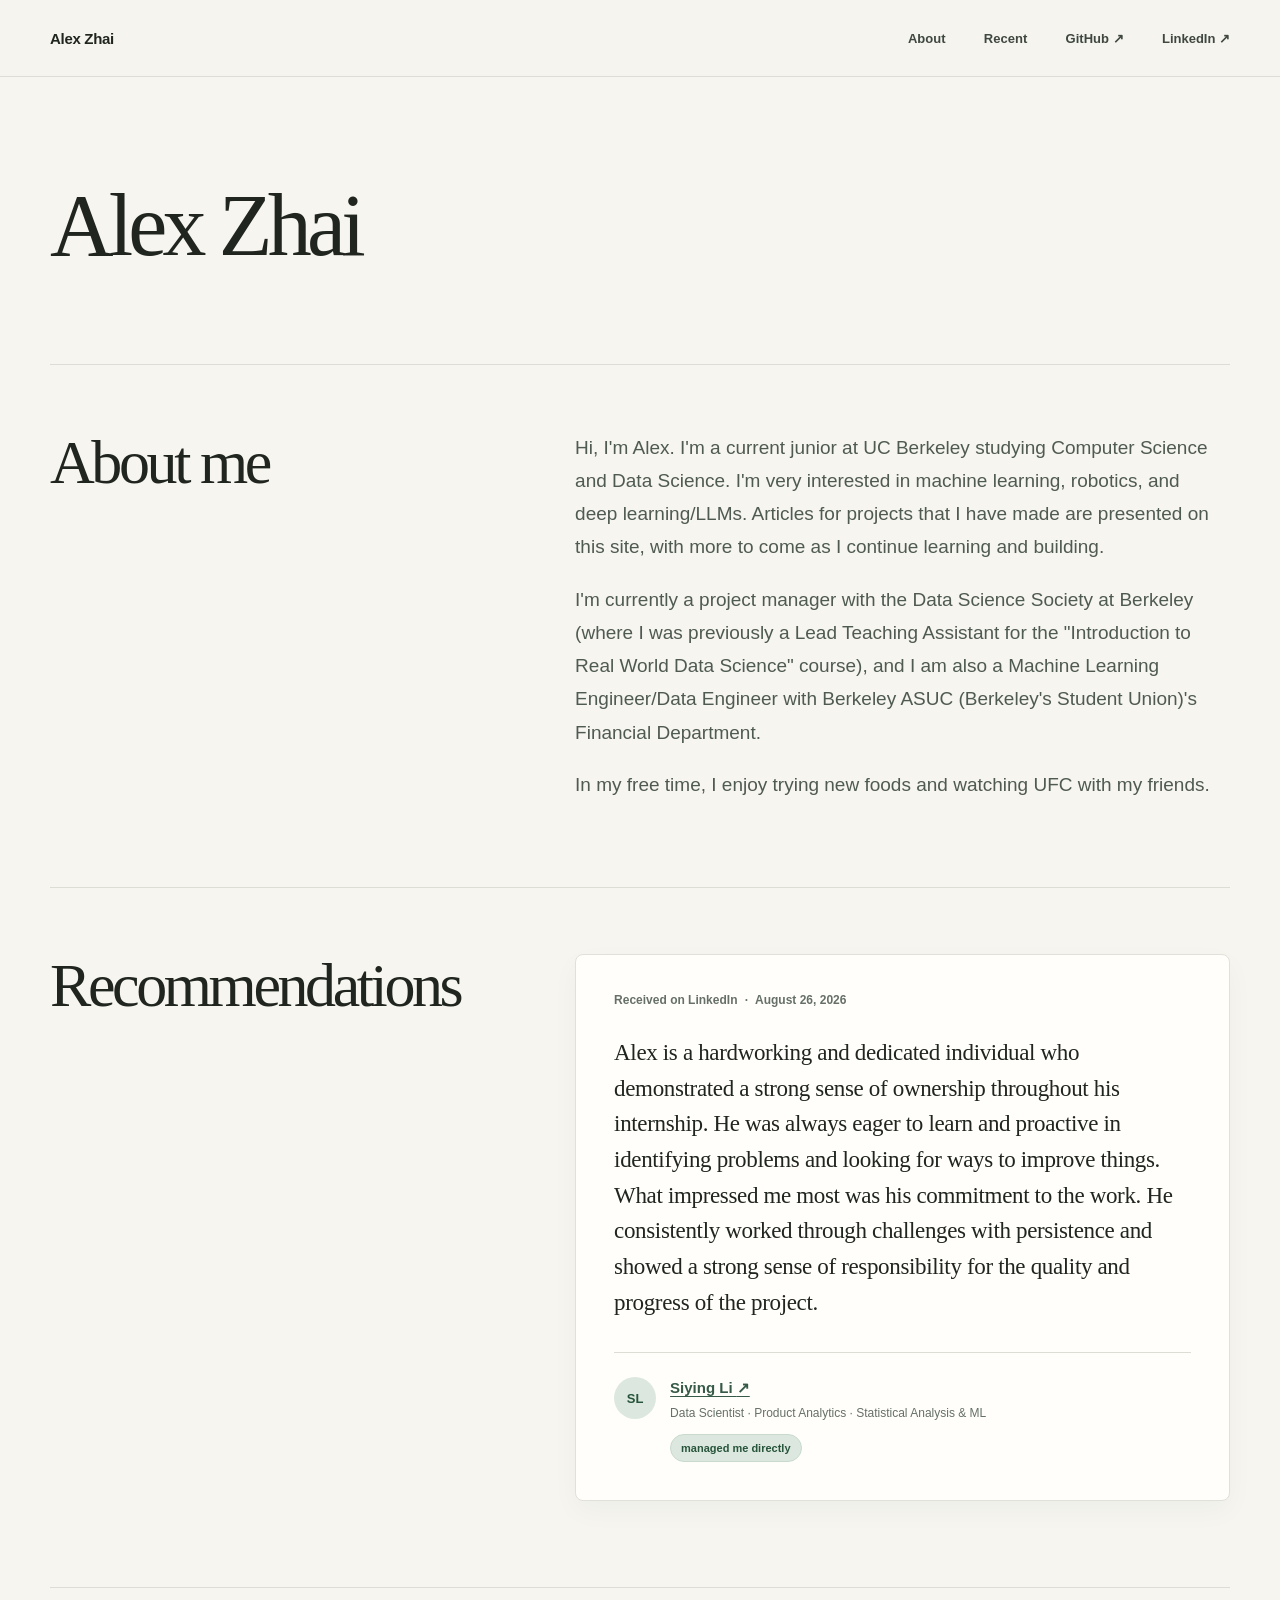
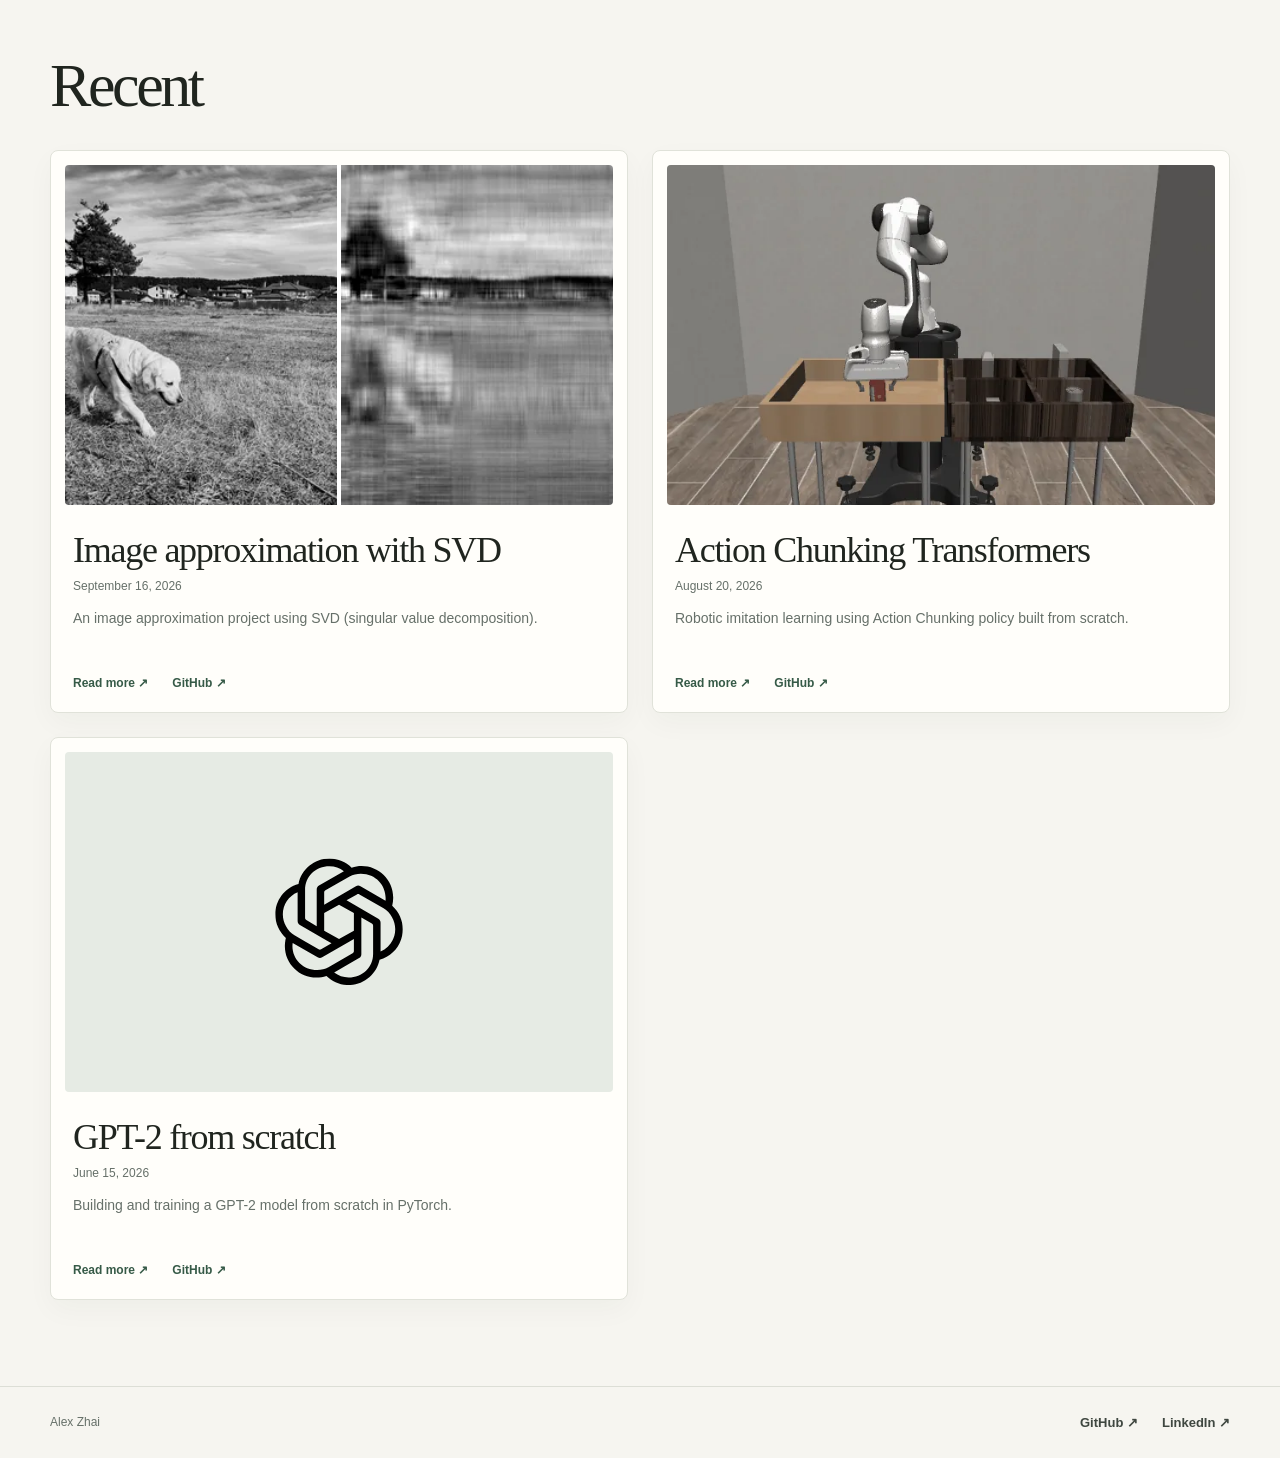
<file: index.html>
<!doctype html>
<html lang="en">
<head>
  <meta charset="utf-8">
  <meta name="viewport" content="width=device-width, initial-scale=1">
  <meta name="theme-color" content="#f6f5f0">
  <meta name="description" content="Recent work by Alex Zhai in robotics, machine learning, and image processing.">
  <title>Recent · Alex Zhai</title>
  <link rel="icon" href="assets/favicon.svg" type="image/svg+xml">
  <link rel="stylesheet" href="assets/site.css">
</head>
<body>
  <a class="skip-link" href="#main">Skip to content</a>
  <header class="site-header">
    <div class="container header-inner">
      <a class="wordmark" href="index.html" aria-label="Alex Zhai, home">Alex Zhai</a>
      <nav aria-label="Main navigation">
        <a href="index.html#about">About</a>
        <a href="index.html#projects">Recent</a>
        <a href="https://github.com/AlexZhai21" target="_blank" rel="noopener noreferrer">GitHub <span aria-hidden="true">↗</span></a>
        <a href="https://www.linkedin.com/in/alexwzhai/" target="_blank" rel="noopener noreferrer">LinkedIn <span aria-hidden="true">↗</span></a>
      </nav>
    </div>
  </header>
  <main id="main">
  <section class="hero container" aria-labelledby="hero-title">
    <div class="hero-copy">
      <h1 id="hero-title">Alex Zhai</h1>
    </div>
  </section>
  <section class="section about-section container" id="about" aria-labelledby="about-title">
    <div class="section-heading"><h2 id="about-title">About me</h2></div>
    <div class="about-copy"><p>Hi, I'm Alex. I'm a current junior at UC Berkeley studying Computer Science and Data Science.
I'm very interested in machine learning, robotics, and deep learning/LLMs.
Articles for projects that I have made are presented on this site, with more to come as I continue learning and building.</p>
<p>I'm currently a project manager with the Data Science Society at Berkeley (where I was previously a Lead Teaching Assistant for the &quot;Introduction to Real World Data Science&quot; course), and I am also a Machine Learning Engineer/Data Engineer with Berkeley ASUC (Berkeley's Student Union)'s Financial Department.</p>
<p>In my free time, I enjoy trying new foods and watching UFC with my friends.</p>
</div>
  </section>
  <section class="section recommendation-section container" id="recommendation" aria-labelledby="recommendation-title">
    <div class="section-heading"><h2 id="recommendation-title">Recommendations</h2></div>
    <figure class="recommendation-card">
      <div class="recommendation-source">Received on LinkedIn <span aria-hidden="true">·</span> <time datetime="2026-08-26">August 26, 2026</time></div>
      <blockquote><p>Alex is a hardworking and dedicated individual who demonstrated a strong sense of ownership throughout his internship. He was always eager to learn and proactive in identifying problems and looking for ways to improve things. What impressed me most was his commitment to the work. He consistently worked through challenges with persistence and showed a strong sense of responsibility for the quality and progress of the project.</p></blockquote>
      <figcaption class="recommendation-attribution">
        <span class="recommendation-avatar" aria-hidden="true">SL</span>
        <div class="recommendation-person">
          <a class="recommendation-name" href="https://www.linkedin.com/in/siying-li-b87ba1159/" target="_blank" rel="noopener noreferrer">Siying Li <span aria-hidden="true">↗</span></a>
          <p class="recommendation-role">Data Scientist · Product Analytics · Statistical Analysis &amp; ML</p>
          <p class="recommendation-relationship">managed me directly</p>
        </div>
      </figcaption>
    </figure>
  </section>
  <section class="section container" id="projects" aria-labelledby="projects-title">
    <div class="section-heading"><h2 id="projects-title">Recent</h2></div>
    <div class="project-grid"><article class="project-card">
      <a class="visual-link" href="articles/svd.html" aria-label="Read about Image approximation with SVD"><div class="project-visual svd-visual" aria-label="An image before and after lower rank approximation">
          <img src="assets/svd-original_grayscale.webp" alt="Original grayscale photo of a dog in a field" loading="lazy" width="512" height="288">
          <img src="assets/svd-rank_10.webp" alt="The same photo approximated at rank 10" loading="lazy" width="512" height="288">
        </div></a>
      <h3><a href="articles/svd.html">Image approximation with SVD</a></h3>
      <div class="project-date"><time datetime="2026-09-16">September 16, 2026</time></div>
      <p>An image approximation project using SVD (singular value decomposition).</p>
      <div class="card-links"><a href="articles/svd.html">Read more <span aria-hidden="true">↗</span></a><a href="https://github.com/AlexZhai21/Image-Approximation-using-SVD" target="_blank" rel="noopener noreferrer">GitHub <span aria-hidden="true">↗</span></a></div>
    </article>
<article class="project-card">
      <a class="visual-link" href="articles/robot-arm.html" aria-label="Read about Action Chunking Transformers"><div class="project-visual robot-visual">
          <img src="assets/robot-preview.webp" alt="Action Chunking Transformers project preview" loading="lazy" width="640" height="480">
        </div></a>
      <h3><a href="articles/robot-arm.html">Action Chunking Transformers</a></h3>
      <div class="project-date"><time datetime="2026-08-20">August 20, 2026</time></div>
      <p>Robotic imitation learning using Action Chunking policy built from scratch.</p>
      <div class="card-links"><a href="articles/robot-arm.html">Read more <span aria-hidden="true">↗</span></a><a href="https://github.com/AlexZhai21/ActionChunkingTransformers" target="_blank" rel="noopener noreferrer">GitHub <span aria-hidden="true">↗</span></a></div>
    </article>
<article class="project-card">
      <a class="visual-link" href="articles/gpt-2.html" aria-label="Read about GPT-2 from scratch"><div class="project-visual logo-visual">
          <img src="assets/openai-blossom.svg" alt="OpenAI logo" loading="lazy" width="721" height="721">
        </div></a>
      <h3><a href="articles/gpt-2.html">GPT-2 from scratch</a></h3>
      <div class="project-date"><time datetime="2026-06-15">June 15, 2026</time></div>
      <p>Building and training a GPT-2 model from scratch in PyTorch.</p>
      <div class="card-links"><a href="articles/gpt-2.html">Read more <span aria-hidden="true">↗</span></a><a href="https://github.com/AlexZhai21/DeepLearning_and_Transformers/tree/main/Chat%20GPT%202" target="_blank" rel="noopener noreferrer">GitHub <span aria-hidden="true">↗</span></a></div>
    </article></div>
  </section>
  </main>
  <footer class="site-footer">
    <div class="container footer-inner"><span>Alex Zhai</span><div class="footer-links"><a href="https://github.com/AlexZhai21" target="_blank" rel="noopener noreferrer">GitHub <span aria-hidden="true">↗</span></a><a href="https://www.linkedin.com/in/alexwzhai/" target="_blank" rel="noopener noreferrer">LinkedIn <span aria-hidden="true">↗</span></a></div></div>
  </footer>
</body>
</html>
</file>
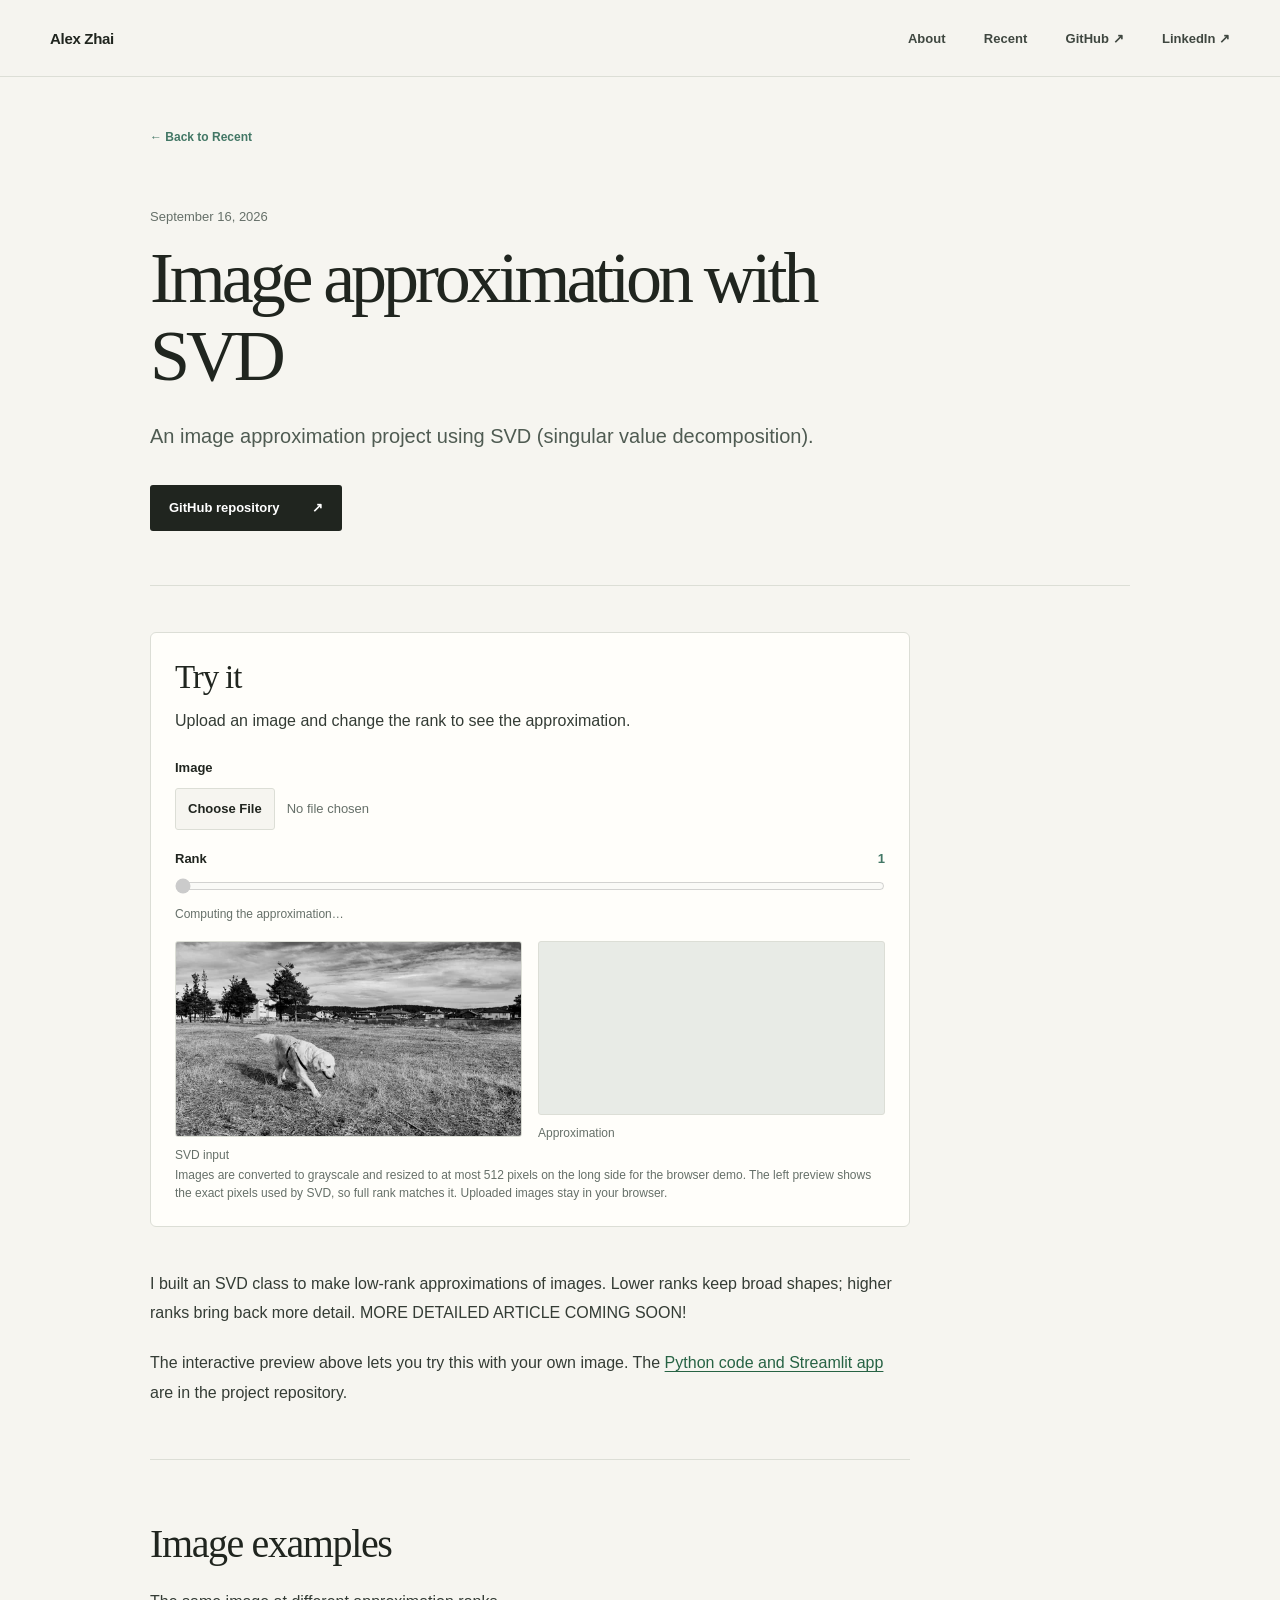
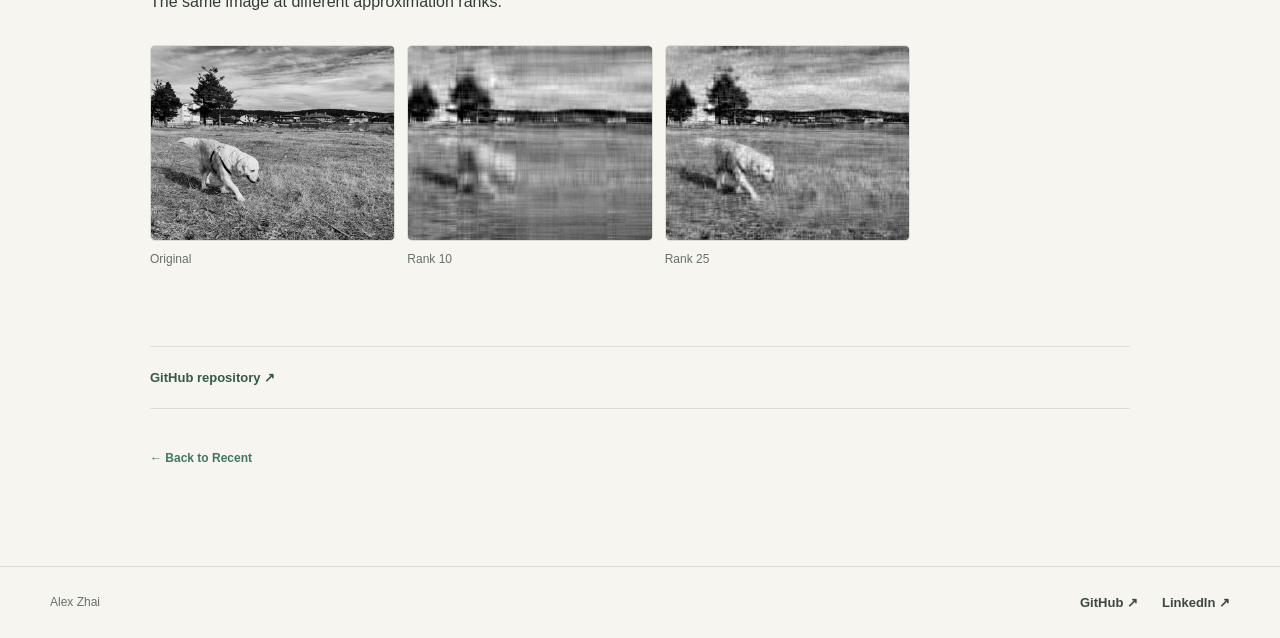
<file: articles/svd.html>
<!doctype html>
<html lang="en">
<head>
  <meta charset="utf-8">
  <meta name="viewport" content="width=device-width, initial-scale=1">
  <meta name="theme-color" content="#f6f5f0">
  <meta name="description" content="An image approximation project using SVD (singular value decomposition).">
  <title>Image approximation with SVD · Alex Zhai</title>
  <link rel="icon" href="../assets/favicon.svg" type="image/svg+xml">
  <link rel="stylesheet" href="../assets/site.css">
</head>
<body>
  <a class="skip-link" href="#main">Skip to content</a>
  <header class="site-header">
    <div class="container header-inner">
      <a class="wordmark" href="../index.html" aria-label="Alex Zhai, home">Alex Zhai</a>
      <nav aria-label="Main navigation">
        <a href="../index.html#about">About</a>
        <a href="../index.html#projects">Recent</a>
        <a href="https://github.com/AlexZhai21" target="_blank" rel="noopener noreferrer">GitHub <span aria-hidden="true">↗</span></a>
        <a href="https://www.linkedin.com/in/alexwzhai/" target="_blank" rel="noopener noreferrer">LinkedIn <span aria-hidden="true">↗</span></a>
      </nav>
    </div>
  </header>
  <main id="main">
  <div class="article-shell container">
    <a class="back-link" href="../index.html#projects"><span aria-hidden="true">←</span> Back to Recent</a>
    <header class="article-header"><div class="article-date"><time datetime="2026-09-16">September 16, 2026</time></div><h1>Image approximation with SVD</h1><p class="article-deck">An image approximation project using SVD (singular value decomposition).</p><div class="article-actions"><a class="button button-dark" href="https://github.com/AlexZhai21/Image-Approximation-using-SVD" target="_blank" rel="noopener noreferrer">GitHub repository <span aria-hidden="true">↗</span></a></div></header>
    <div class="article-rule"></div>
    <article class="prose" aria-label="Project article"><section class="svd-demo" aria-labelledby="svd-demo-title">
      <h2 id="svd-demo-title">Try it</h2>
      <p>Upload an image and change the rank to see the approximation.</p>

      <div class="demo-controls">
        <label for="svdUpload">Image</label>
        <input id="svdUpload" type="file" accept="image/png,image/jpeg,image/webp,image/bmp,image/gif">
        <label for="svdRank">Rank <output id="svdRankValue" for="svdRank">1</output></label>
        <input id="svdRank" type="range" min="1" max="1" value="1" disabled>
        <p id="svdStatus" class="demo-status" role="status" aria-live="polite">Preparing the example image…</p>
      </div>
      <div class="demo-images">
        <figure><img id="svdOriginalImage" src="[data-uri]" alt="Grayscale image supplied to SVD"><figcaption>SVD input</figcaption></figure>
        <figure><canvas id="svdResultCanvas" role="img" aria-label="Low-rank approximation of the selected image">Your browser does not support canvas.</canvas><figcaption>Approximation</figcaption></figure>
      </div>
      <p class="demo-note">Images are converted to grayscale and resized to at most 512 pixels on the long side for the browser demo. The left preview shows the exact pixels used by SVD, so full rank matches it. Uploaded images stay in your browser.</p>
    </section><p>I built an SVD class to make low-rank approximations of images. Lower ranks keep broad shapes; higher ranks bring back more detail.
MORE DETAILED ARTICLE COMING SOON!</p>
<p>The interactive preview above lets you try this with your own image. The <a href="https://github.com/AlexZhai21/Image-Approximation-using-SVD">Python code and Streamlit app</a> are in the project repository.</p>
<div class="example-block"><h2>Image examples</h2><p>The same image at different approximation ranks.</p>
          <div class="comparison-grid">
            <figure><img src="../assets/svd-original_grayscale.webp" alt="Original grayscale image of a dog in a field" loading="lazy" width="512" height="288"><figcaption>Original</figcaption></figure>
            <figure><img src="../assets/svd-rank_10.webp" alt="Rank 10 approximation of the same image" loading="lazy" width="512" height="288"><figcaption>Rank 10</figcaption></figure>
            <figure><img src="../assets/svd-rank_25.webp" alt="Rank 25 approximation of the same image" loading="lazy" width="512" height="288"><figcaption>Rank 25</figcaption></figure>
          </div>
        </div></article>
    <div class="article-end"><a href="https://github.com/AlexZhai21/Image-Approximation-using-SVD" target="_blank" rel="noopener noreferrer">GitHub repository <span aria-hidden="true">↗</span></a></div>
    <a class="back-link bottom-back" href="../index.html#projects"><span aria-hidden="true">←</span> Back to Recent</a>
  </div><script defer src="../assets/svd-demo.js?v=fc0c37f9f330"></script>
  </main>
  <footer class="site-footer">
    <div class="container footer-inner"><span>Alex Zhai</span><div class="footer-links"><a href="https://github.com/AlexZhai21" target="_blank" rel="noopener noreferrer">GitHub <span aria-hidden="true">↗</span></a><a href="https://www.linkedin.com/in/alexwzhai/" target="_blank" rel="noopener noreferrer">LinkedIn <span aria-hidden="true">↗</span></a></div></div>
  </footer>
</body>
</html>
</file>
<file: assets/site.css>
:root {
  color-scheme: light;
  --bg: #f6f5f0;
  --paper: #fffefa;
  --ink: #20251f;
  --muted: #667069;
  --line: #dcded6;
  --green: #427765;
  --green-pale: #dce8df;
  --serif: Georgia, 'Times New Roman', serif;
  --sans: Inter, ui-sans-serif, -apple-system, BlinkMacSystemFont, 'Segoe UI', sans-serif;
}

* { box-sizing: border-box; }
html { scroll-behavior: smooth; }
body { margin: 0; background: var(--bg); color: var(--ink); font-family: var(--sans); -webkit-font-smoothing: antialiased; }
img { display: block; max-width: 100%; }
a { color: inherit; text-decoration: none; }
a:focus-visible { outline: 3px solid var(--green); outline-offset: 4px; border-radius: 2px; }
::selection { background: #c7e0d2; }
.container { width: min(1180px, calc(100% - 64px)); margin-inline: auto; }
.skip-link { position: absolute; top: -60px; left: 16px; z-index: 20; padding: 10px 16px; background: var(--ink); color: white; }
.skip-link:focus { top: 12px; }

.site-header { border-bottom: 1px solid var(--line); background: rgba(246, 245, 240, .94); }
.header-inner { min-height: 76px; display: flex; justify-content: space-between; align-items: center; gap: 24px; }
.wordmark { display: inline-flex; align-items: center; font-size: 15px; font-weight: 700; letter-spacing: -.02em; white-space: nowrap; }
.site-header nav { display: flex; align-items: center; gap: clamp(18px, 3vw, 40px); }
.site-header nav a, .footer-inner a { color: #3f4740; font-size: 13px; font-weight: 600; transition: color .18s ease; }
.site-header nav a:hover, .footer-inner a:hover { color: var(--green); }

.hero { padding-block: clamp(70px, 8vw, 106px) clamp(74px, 7vw, 92px); }
.hero h1 { margin: 0; font-family: var(--serif); font-size: clamp(56px, 7vw, 88px); font-weight: 400; letter-spacing: -.055em; line-height: 1.075; }
.button { display: inline-flex; align-items: center; justify-content: center; gap: 32px; min-height: 46px; padding: 0 19px; border-radius: 3px; font-size: 13px; font-weight: 700; transition: transform .18s ease, background .18s ease; }
.button:hover { transform: translateY(-2px); }
.button-dark { background: var(--ink); color: #fff; }
.button-dark:hover { background: #3b5f4b; }
.card-links a:hover, .article-end a:hover { text-decoration: underline; text-underline-offset: 4px; }

.section { padding-block: 66px 86px; border-top: 1px solid var(--line); scroll-margin-top: 30px; }
.section-heading { margin-bottom: 34px; }
.section-heading h2 { margin: 0; font-family: var(--serif); font-size: clamp(40px, 5vw, 62px); font-weight: 400; letter-spacing: -.055em; line-height: 1; }
.about-section { display: grid; grid-template-columns: minmax(0, 1fr) minmax(0, 1.35fr); gap: 40px; }
.about-section .section-heading { margin-bottom: 0; }
.about-copy { max-width: 640px; color: #4f5a51; font-size: clamp(16px, 1.6vw, 19px); line-height: 1.75; }
.about-copy > :first-child { margin-top: 0; }
.about-copy > :last-child { margin-bottom: 0; }
.about-copy a { color: #276344; text-decoration: underline; text-underline-offset: 3px; }
.recommendation-section { display: grid; grid-template-columns: minmax(0, 1fr) minmax(0, 1.35fr); gap: 40px; }
.recommendation-section .section-heading { margin-bottom: 0; }
.recommendation-card { min-width: 0; margin: 0; padding: clamp(24px, 3vw, 38px); border: 1px solid #e0e2d9; border-radius: 8px; background: var(--paper); box-shadow: 0 10px 28px rgba(35,52,40,.035); }
.recommendation-source { color: var(--muted); font-size: 12px; font-weight: 600; }
.recommendation-source span { padding-inline: 4px; }
.recommendation-card blockquote { margin: 28px 0 32px; font-family: var(--serif); font-size: clamp(19px, 2vw, 23px); line-height: 1.55; letter-spacing: -.015em; }
.recommendation-card blockquote p { margin: 0; }
.recommendation-attribution { display: flex; align-items: flex-start; gap: 14px; padding-top: 24px; border-top: 1px solid var(--line); }
.recommendation-avatar { display: grid; flex: 0 0 42px; width: 42px; height: 42px; place-items: center; border-radius: 50%; background: var(--green-pale); color: #27543a; font-size: 13px; font-weight: 750; }
.recommendation-person { min-width: 0; color: var(--muted); font-size: 12px; line-height: 1.5; }
.recommendation-name { display: inline-block; color: #365a47; font-size: 15px; font-weight: 750; text-decoration: underline; text-underline-offset: 3px; }
.recommendation-role { margin: 4px 0 0; overflow-wrap: anywhere; }
.recommendation-relationship { display: inline-block; margin: 12px 0 0; padding: 5px 10px; border: 1px solid #c9dacd; border-radius: 999px; background: var(--green-pale); color: #27543a; font-size: 11px; font-weight: 700; }
.project-grid { display: grid; grid-template-columns: repeat(2, minmax(0, 1fr)); gap: 24px; }
.project-card { min-width: 0; padding: 14px 14px 22px; border: 1px solid #e0e2d9; border-radius: 8px; background: var(--paper); box-shadow: 0 10px 28px rgba(35,52,40,.035); }
.visual-link { display: block; overflow: hidden; border-radius: 4px; }
.project-visual { position: relative; height: clamp(230px, 28vw, 340px); overflow: hidden; background: #d8ded7; }
.project-visual > img { width: 100%; height: 100%; object-fit: cover; transition: transform .35s ease; }
.visual-link:hover .project-visual > img { transform: scale(1.04); }
.robot-visual > img { object-position: center 52%; }
.logo-visual { display: flex; align-items: center; justify-content: center; background: #e6ebe4; }
.logo-visual > img { width: min(46%, 190px); height: auto; max-height: 62%; object-fit: contain; }
.visual-link:hover .logo-visual > img { transform: none; }
.svd-visual { display: grid; grid-template-columns: 1fr 1fr; gap: 4px; background: #fff; }
.svd-visual img { min-width: 0; width: 100%; height: 100%; object-fit: cover; }
.svd-visual img:first-child { object-position: 49% center; }
.text-visual { display: flex; align-items: center; justify-content: center; padding: 32px; background: #dce8df; color: #244735; }
.text-visual span { font-family: var(--serif); font-size: clamp(52px, 7vw, 88px); letter-spacing: -.07em; line-height: 1; }
.project-card h3 { margin: 24px 8px 0; font-family: var(--serif); font-size: clamp(26px, 3vw, 36px); font-weight: 400; letter-spacing: -.035em; }
.project-card h3 a:hover { color: var(--green); }
.project-date { margin: 8px 8px 0; color: var(--muted); font-size: 12px; }
.project-card p { min-height: 3.2em; margin: 14px 8px 24px; color: var(--muted); font-size: 14px; line-height: 1.65; }
.card-links { display: flex; flex-wrap: wrap; gap: 14px 24px; margin: 0 8px; }
.card-links a { color: #365a47; font-size: 12px; font-weight: 750; }

.site-footer { border-top: 1px solid var(--line); }
.footer-inner { display: flex; justify-content: space-between; gap: 20px; padding-block: 28px; color: var(--muted); font-size: 12px; }
.footer-links { display: flex; flex-wrap: wrap; gap: 16px 24px; }

.article-shell { max-width: 980px; padding-block: 50px 100px; }
.back-link { color: var(--green); font-size: 12px; font-weight: 700; }
.back-link:hover { text-decoration: underline; text-underline-offset: 4px; }
.article-header { padding-block: 64px 54px; }
.article-date { margin-bottom: 16px; color: var(--muted); font-size: 13px; }
.article-header h1 { max-width: 810px; margin: 0; font-family: var(--serif); font-size: clamp(46px, 6vw, 72px); font-weight: 400; letter-spacing: -.057em; line-height: 1.08; }
.article-deck { max-width: 680px; margin: 24px 0 0; color: #4f5b52; font-size: clamp(17px, 1.8vw, 20px); line-height: 1.65; }
.article-actions { display: flex; flex-wrap: wrap; align-items: center; gap: 22px; margin-top: 32px; }
.article-rule { height: 1px; background: var(--line); }
.prose { max-width: 760px; padding-top: 46px; color: #343c35; font-size: 16px; line-height: 1.85; overflow-wrap: break-word; }
.prose > :first-child { margin-top: 0; }
.prose h2, .prose h3, .prose h4 { color: var(--ink); font-family: var(--serif); font-weight: 400; line-height: 1.25; letter-spacing: -.035em; }
.prose h2 { margin: 56px 0 18px; font-size: clamp(29px, 4vw, 40px); }
.prose h3 { margin: 38px 0 14px; font-size: 27px; }
.prose p { margin: 0 0 20px; }
.prose p + p { margin-top: 20px; }
.prose a { color: #276344; text-decoration: underline; text-underline-offset: 3px; }
.prose img { width: auto; max-width: 100%; height: auto; margin: 22px 0 32px; border: 1px solid var(--line); border-radius: 5px; }
.prose strong { color: var(--ink); }
.prose code { padding: .13em .35em; border-radius: 3px; background: #e8ede6; font-size: .9em; }
.prose pre { overflow-x: auto; padding: 20px; border-radius: 5px; background: #222a24; color: #f4f7ef; line-height: 1.5; }
.prose pre code { padding: 0; background: none; color: inherit; }
.prose blockquote { margin: 25px 0; padding-left: 20px; border-left: 3px solid var(--green); color: var(--muted); }
.prose ul, .prose ol { padding-left: 1.4em; }
.prose li { margin-bottom: 8px; }
.evaluation-grid { display: grid; grid-template-columns: repeat(2, minmax(0, 1fr)); gap: 24px 16px; margin: 26px 0 36px; }
.evaluation-grid figure, .evaluation-feature { min-width: 0; margin: 0; }
.evaluation-feature { max-width: 480px; margin: 20px 0 28px; }
.prose .evaluation-grid img, .prose .evaluation-feature img { display: block; width: 100%; height: auto; margin: 0; }
.prose mjx-container[display="true"] { max-width: 100%; overflow-x: auto; overflow-y: hidden; padding-block: 8px; }
.math-display { max-width: 100%; overflow-x: auto; margin: 24px 0; }
.svd-demo { margin-bottom: 42px; padding: 24px; border: 1px solid var(--line); border-radius: 6px; background: var(--paper); }
.prose .svd-demo h2 { margin: 0 0 8px; font-size: 33px; }
.prose .svd-demo > p { margin: 0; }
.demo-controls { display: grid; gap: 10px; margin: 24px 0 18px; }
.demo-controls label { color: var(--ink); font-size: 13px; font-weight: 700; line-height: 1.4; }
.demo-controls label[for="svdRank"] { display: flex; justify-content: space-between; margin-top: 10px; }
.demo-controls output { color: var(--green); font-variant-numeric: tabular-nums; }
.demo-controls input[type="file"] { max-width: 100%; color: var(--muted); font: inherit; font-size: 13px; }
.demo-controls input[type="file"]::file-selector-button { margin-right: 12px; padding: 8px 12px; border: 1px solid var(--line); border-radius: 3px; background: var(--bg); color: var(--ink); font: inherit; font-weight: 700; cursor: pointer; }
.demo-controls input[type="range"] { width: 100%; margin: 0; accent-color: var(--green); cursor: pointer; }
.demo-controls input[type="range"]:disabled { cursor: wait; }
.prose .demo-status { min-height: 1.4em; margin: 2px 0 0; color: var(--muted); font-size: 12px; line-height: 1.4; }
.demo-images { display: grid; grid-template-columns: repeat(2, minmax(0, 1fr)); gap: 16px; }
.demo-images figure { min-width: 0; margin: 0; }
.prose .demo-images img, .demo-images canvas { display: block; width: 100%; height: auto; margin: 0; border: 1px solid var(--line); border-radius: 3px; background: #e8ebe6; }
.demo-images figcaption { margin-top: 7px; color: var(--muted); font-size: 12px; }
.prose .demo-note { margin: 18px 0 0; color: var(--muted); font-size: 12px; line-height: 1.5; }
.example-block { margin-top: 52px; padding-top: 3px; border-top: 1px solid var(--line); }
.comparison-grid { display: grid; grid-template-columns: repeat(3, minmax(0, 1fr)); gap: 12px; margin-top: 28px; }
.comparison-grid figure { min-width: 0; margin: 0; }
.comparison-grid img { width: 100%; aspect-ratio: 1.25; margin: 0; object-fit: cover; }
.comparison-grid figcaption { margin-top: 7px; color: var(--muted); font-size: 12px; }
.article-end { display: flex; flex-wrap: wrap; align-items: center; justify-content: space-between; gap: 18px; margin-top: 76px; padding-block: 23px; border-top: 1px solid var(--line); border-bottom: 1px solid var(--line); }
.article-end a { color: #365a47; font-size: 13px; font-weight: 700; }
.bottom-back { display: inline-block; margin-top: 42px; }

@media (max-width: 800px) {
  .container { width: min(100% - 40px, 680px); }
  .about-section, .recommendation-section { grid-template-columns: 1fr; gap: 24px; }
  .project-grid { grid-template-columns: 1fr; }
  .project-visual { height: min(54vw, 360px); }
}
@media (max-width: 560px) {
  .container { width: calc(100% - 32px); }
  .header-inner { min-height: 68px; flex-wrap: wrap; gap: 12px; padding-block: 16px; }
  .site-header nav { width: 100%; justify-content: space-between; gap: 10px; }
  .site-header nav a { font-size: 12px; }
  .hero { padding-block: 66px 76px; }
  .hero h1 { font-size: clamp(48px, 12vw, 64px); }
  .section { padding-block: 58px 72px; }
  .project-visual { height: 230px; }
  .project-card p { min-height: 0; }
  .footer-inner { align-items: flex-start; flex-direction: column; }
  .article-shell { padding-block: 34px 76px; }
  .article-header { padding-block: 62px 50px; }
  .article-header h1 { font-size: clamp(43px, 11vw, 65px); }
  .prose { font-size: 15px; }
  .comparison-grid { grid-template-columns: 1fr; }
  .comparison-grid img { aspect-ratio: 1.7; }
  .svd-demo { padding: 17px; }
  .demo-images { grid-template-columns: 1fr; }
  .evaluation-grid { grid-template-columns: 1fr; }
}
@media (prefers-reduced-motion: reduce) {
  html { scroll-behavior: auto; }
  *, *::before, *::after { transition-duration: .01ms !important; animation-duration: .01ms !important; }
}
</file>
